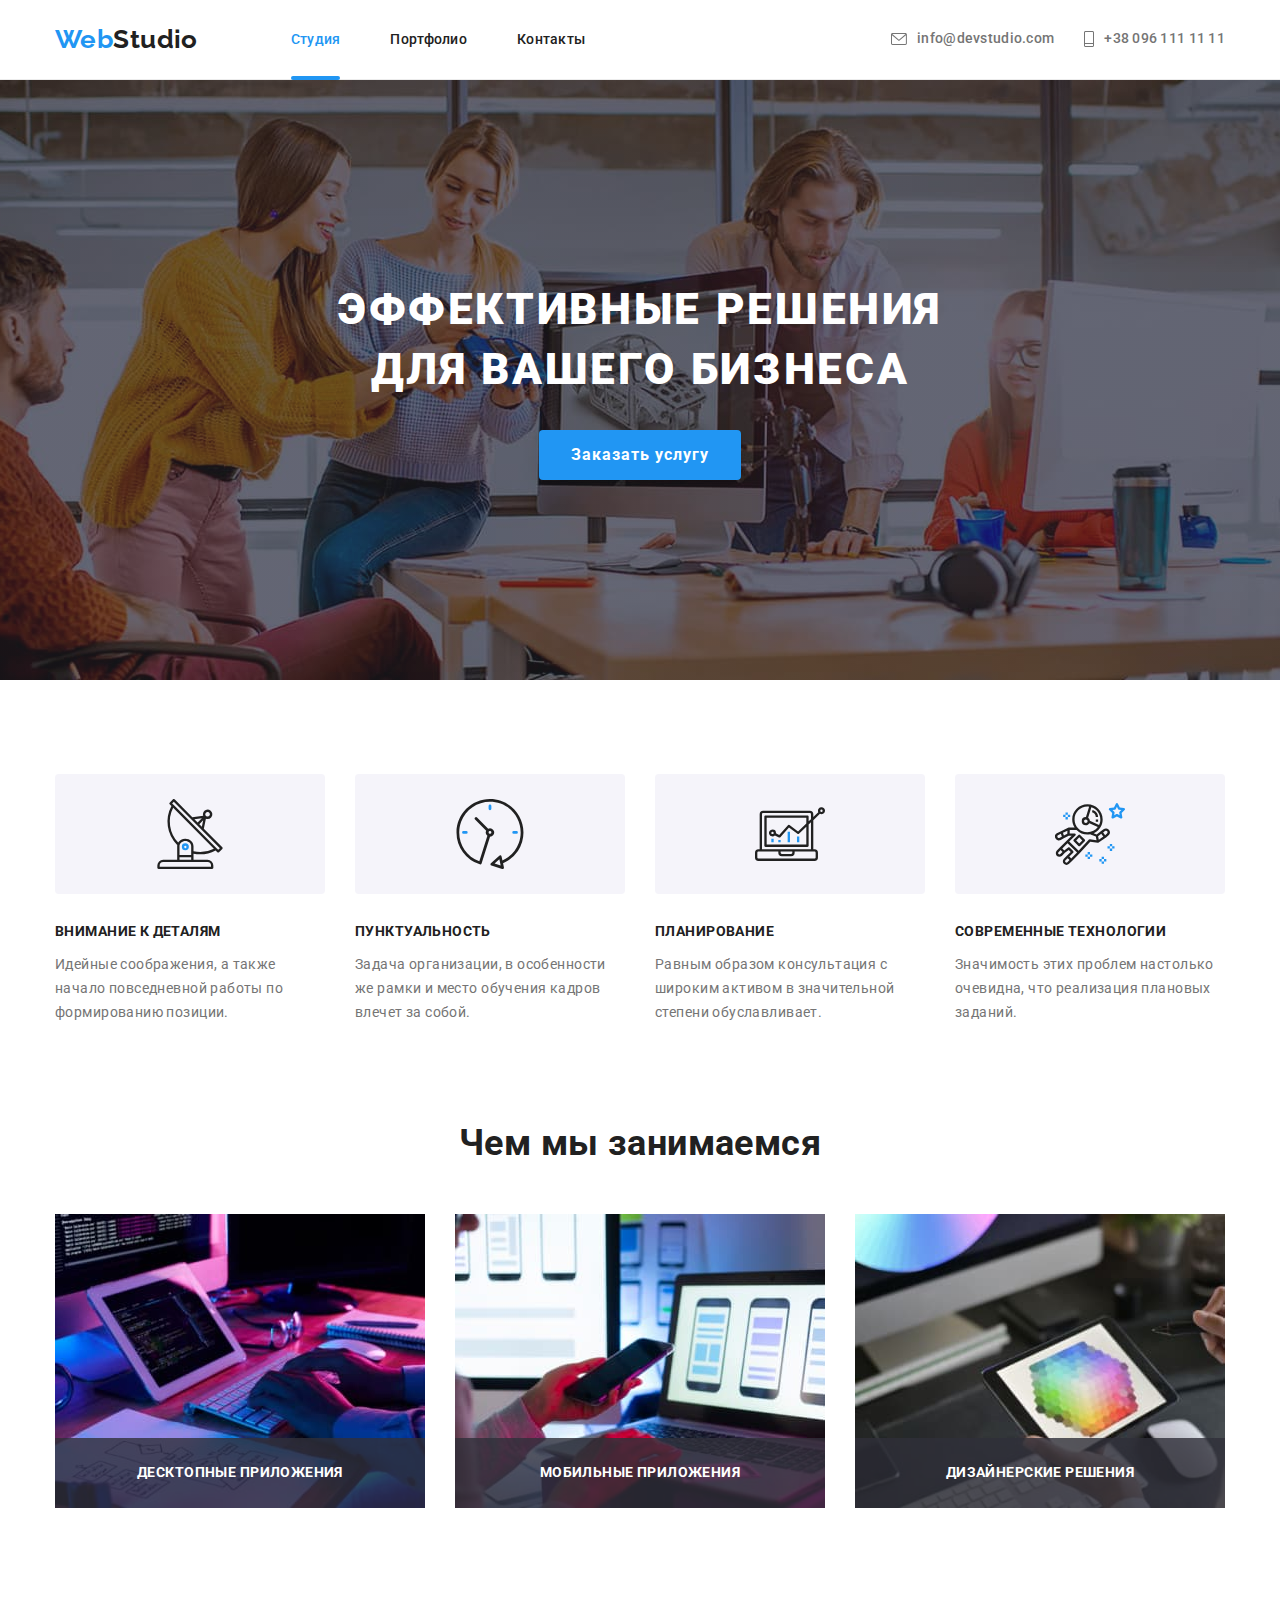
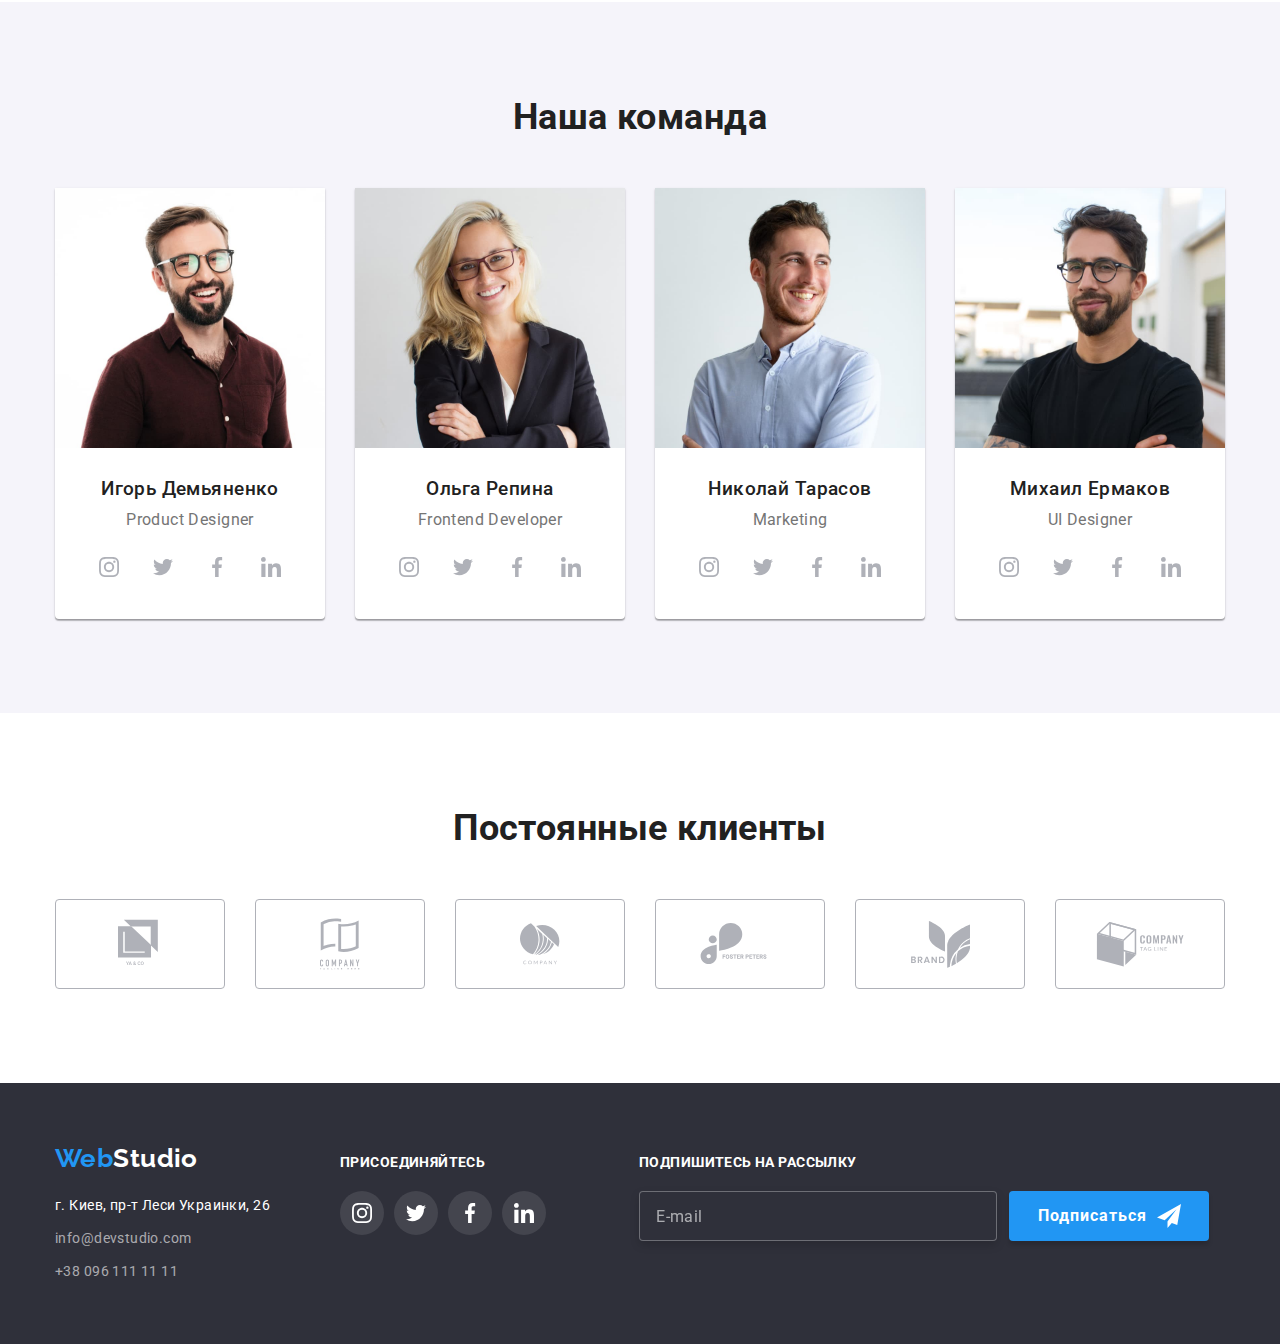
<file: index.html>
<!DOCTYPE html>
<html lang="ru">
<head>
    <meta charset="UTF-8">
    <meta name="viewport" content="width=device-width, initial-scale=1.0">
    <title>Вебстудия</title>
    <link
        href="https://fonts.googleapis.com/css2?family=Raleway:wght@700&family=Roboto:wght@400;500;700;900&display=swap"
        rel="stylesheet">
    <!-- <link rel="stylesheet" href="./CSS/normolize.css"> -->
    <link rel="stylesheet"
          href="https://cdnjs.cloudflare.com/ajax/libs/modern-normalize/1.0.0/modern-normalize.min.css">
    <link rel="stylesheet" href="./css/main.min.css">
</head>
    <body>
    <!--header-page-->
        <header class="header">
            <!--header-navigation-->
            <div class="container header-container">
                <nav class="navigation">
                    <a href="./index.html" class="logo"><span class="logo-accent">Web</span>Studio</a>
                    <ul class="site-nav list">
                        <li class="site-nav-item"><a href="./index.html" class="link menu-link current">Студия</a></li>
                        <li class="site-nav-item"><a href="./portfolio.html" target="_blank" class="link menu-link">Портфолио</a></li>
                        <li class="site-nav-item"><a href="#contacts" class="link menu-link">Контакты</a></li>
                    </ul>
                </nav>
                <!--header-contact-->
                <ul class="contact-list list">
                    <li class="item-email">
                        <a href="mailto:info@devstudio.com" class="contact-link link-email-telephon">
                            <svg class="icon-footer-header" width="16" height="12">
                                <use href="./images/sprite.svg#envelope"></use>
                            </svg>
                            <div>info@devstudio.com</div>
                        </a>
                    </li>
                    <li class="item-email">
                        <a href="tel:+380961111111" class="contact-link link-email-telephon">
                            <svg class="icon-footer-header" width="10" height="16">
                                <use href="./images/sprite.svg#vector"></use>
                            </svg>
                            <div>+38 096 111 11 11</div>
                        </a>
                    </li>
                </ul>
            </div>
        </header>
    <!-- main-content-page -->
        <main>
            <!--section1-page-hero-->
            <section class="hero overlay">
                <div class="hero-container">
                    <h1 class="hero-title">Эффективные решения для вашего бизнеса</h1>
                    <!--<a href="" class="link">Заказать услугу</a>-->
                    <button data-open-modal type="button" class="button button-form">Заказать услугу</button>
                </div>
            </section>
            <!--section2-page-feature-->
            <section class="section section-feature">
                <div class="container container-feature">
                    <h2 class="visually-hidden">Приемущества организации</h2>
                    <ul class="feature-list grid-list list">
                        <li class="feature-item icon-antenna">
                            <h3 class="feature-title">Внимание к деталям</h3>
                            <p class="feature-description">
                                Идейные соображения, а также начало
                                повседневной работы по формированию позиции.
                            </p>
                        </li>
                        <li class="feature-item icon-clock">
                            <h3 class="feature-title">Пунктуальность</h3>
                            <p class="feature-description">
                                Задача организации, в особенности же рамки
                                и место обучения кадров влечет за собой.
                            </p>
                        </li>
                        <li class="feature-item icon-diagram">
                            <h3 class="feature-title">Планирование</h3>
                            <p class="feature-description">
                                Равным образом консультация с широким активом
                                в значительной степени обуславливает.
                            </p>
                        </li>
                        <li class="feature-item icon-astronaut">
                            <h3 class="feature-title">Современные технологии</h3>
                            <p class="feature-description">
                                Значимость этих проблем настолько очевидна,
                                что реализация плановых заданий.
                            </p>
                        </li>
                    </ul>
                </div>
            </section>
            <!--section3-page-product-->
            <section class="section section-product">
                <div class="container container-product">
                    <h2 class="section-title section-title-product">Чем мы занимаемся</h2>
                    <ul class="product-list grid-list list">
                        <li class="product-item">
                            <div class="thumb">
                                <img src="./images/code.jpg" alt="Фото разработки десктопных приложений" width="370">
                                <p class="label-product">Десктопные приложения</p> 
                            </div> 
                        </li>
                        <li class="product-item">
                            <div class="thumb">
                                <img src="./images/adaptive.jpg" alt="Фото разработки мобильных приложений" width="370">
                                <p class="label-product">Мобильные приложения</p> 
                            </div>
                        </li>
                        <li class="product-item">
                            <div class="thumb">
                                <img src="./images/design.jpg" alt="Фото разработки веб дизайн сайта" width="370">
                                <p class="label-product">Дизайнерские решения</p> 
                            </div>
                        </li>
                    </ul>
                </div>
            </section>
            <!--section4-page-comand-->
            <section class="section section-comand">
                <div class="container container-comand">
                    <h2 class="section-title section-title-comand">Наша команда</h2>
                    <ul class="comand-list grid-list list">
                        <li class="comand-item">
                            <img src="./images/igor.jpg" alt="Фото Игоря Демьяненка" width="270">
                            <h3 class="title title-comand-name">Игорь Демьяненко</h3>
                            <p class="comand-position">Product Designer</p>
                            <ul class="list social-list">
                                <li class="social-item">
                                    <a href="#" class="link">
                                        <svg class="icon" width="20" height="20">
                                            <use href="./images/sprite.svg#instagram"></use>
                                        </svg>
                                    </a>
                                </li>
                                <li class="social-item">
                                    <a href="#" class="link">
                                        <svg class="icon" width="20" height="20">
                                            <use href="./images/sprite.svg#twitter"></use>
                                        </svg>
                                    </a>
                                </li>
                                <li class="social-item">
                                    <a href="#" class="link">
                                        <svg class="icon" width="20" height="20">
                                            <use href="./images/sprite.svg#facebook"></use>
                                        </svg>
                                    </a>
                                </li>
                                <li class="social-item">
                                    <a href="#" class="link">
                                        <svg class="icon" width="20" height="20">
                                            <use href="./images/sprite.svg#linkedin"></use>
                                        </svg>
                                    </a>
                                </li>
                            </ul>
                        </li>
                        <li class="comand-item">
                            <img src="./images/olga.jpg" alt="Фото Ольги Репиной" width="270">
                            <h3 class="title title-comand-name">Ольга Репина</h3>
                            <p class="comand-position">Frontend Developer</p>
                            <ul class="list social-list">
                                <li class="social-item">
                                    <a href="#" class="link">
                                        <svg class="icon" width="20" height="20">
                                            <use href="./images/sprite.svg#instagram"></use>
                                        </svg>
                                    </a>
                                </li>
                                <li class="social-item">
                                    <a href="#" class="link">
                                        <svg class="icon" width="20" height="20">
                                            <use href="./images/sprite.svg#twitter"></use>
                                        </svg>
                                    </a>
                                </li>
                                <li class="social-item">
                                    <a href="#" class="link">
                                        <svg class="icon" width="20" height="20">
                                            <use href="./images/sprite.svg#facebook"></use>
                                        </svg>
                                    </a>
                                </li>
                                <li class="social-item">
                                    <a href="#" class="link">
                                        <svg class="icon" width="20" height="20">
                                            <use href="./images/sprite.svg#linkedin"></use>
                                        </svg>
                                    </a>
                                </li>
                            </ul>
                        </li>
                        <li class="comand-item">
                            <img src="./images/nikolay.jpg" alt="Фото Николая Тарасова" width="270">
                            <h3 class="title title-comand-name">Николай Тарасов</h3>
                            <p class="comand-position">Marketing</p>
                            <ul class="list social-list">
                                <li class="social-item">
                                    <a href="#" class="link">
                                        <svg class="icon" width="20" height="20">
                                            <use href="./images/sprite.svg#instagram"></use>
                                        </svg>
                                    </a>
                                </li>
                                <li class="social-item">
                                    <a href="#" class="link">
                                        <svg class="icon" width="20" height="20">
                                            <use href="./images/sprite.svg#twitter"></use>
                                        </svg>
                                    </a>
                                </li>
                                <li class="social-item">
                                    <a href="#" class="link">
                                        <svg class="icon" width="20" height="20">
                                            <use href="./images/sprite.svg#facebook"></use>
                                        </svg>
                                    </a>
                                </li>
                                <li class="social-item">
                                    <a href="#" class="link">
                                        <svg class="icon" width="20" height="20">
                                            <use href="./images/sprite.svg#linkedin"></use>
                                        </svg>
                                    </a>
                                </li>
                            </ul>
                        </li>
                        <li class="comand-item">
                            <img src="./images/mihail.jpg" alt="Фото Михаила Ермакова" width="270">
                            <h3 class="title title-comand-name">Михаил Ермаков</h3>
                            <p class="comand-position">UI Designer</p>
                            <ul class="list social-list">
                                <li class="social-item">
                                    <a href="#" class="link">
                                        <svg class="icon" width="20" height="20">
                                            <use href="./images/sprite.svg#instagram"></use>
                                        </svg>
                                    </a>
                                </li>
                                <li class="social-item">
                                    <a href="#" class="link">
                                        <svg class="icon" width="20" height="20">
                                            <use href="./images/sprite.svg#twitter"></use>
                                        </svg>
                                    </a>
                                </li>
                                <li class="social-item">
                                    <a href="#" class="link">
                                        <svg class="icon" width="20" height="20">
                                            <use href="./images/sprite.svg#facebook"></use>
                                        </svg>
                                    </a>
                                </li>
                                <li class="social-item">
                                    <a href="#" class="link">
                                        <svg class="icon" width="20" height="20">
                                            <use href="./images/sprite.svg#linkedin"></use>
                                        </svg>
                                    </a>
                                </li>
                            </ul>
                        </li>
                    </ul>
                </div>
            </section>
            <!--section5-page-clients-->
            <section class="section section-clients">
                <div class="container container-clients">
                    <h2 class="section-title section-title-clients">Постоянные клиенты</h2>
                    <ul class="grid-list list list-clients">
                        <li class="clients-item">
                            <a href="" class="link">
                                <svg class="client-icon" width="44" height="50">
                                    <use href="./images/sprite.svg#logo-1"></use>
                                </svg>
                            </a>
                        </li>
                        <li class="clients-item">
                            <a href="" class="link">
                                <svg class="client-icon" width="40" height="52">
                                    <use href="./images/sprite.svg#logo-2"></use>
                                </svg>
                            </a>
                        </li>
                        <li class="clients-item">
                            <a href="" class="link">
                                <svg class="client-icon" width="40" height="52">
                                    <use href="./images/sprite.svg#logo-3"></use>
                                </svg>
                            </a>
                        </li>
                        <li class="clients-item">
                            <a href="" class="link">
                                <svg class="client-icon" width="80" height="42">
                                    <use href="./images/sprite.svg#logo-4"></use>
                                </svg>
                            </a>
                        </li>
                        <li class="clients-item">
                            <a href="" class="link">
                                <svg class="client-icon" width="59" height="47">
                                    <use href="./images/sprite.svg#logo-5"></use>
                                </svg>
                            </a>
                        </li>
                        <li class="clients-item">
                            <a href="" class="link">
                                <svg class="client-icon" width="89" height="45">
                                    <use href="./images/sprite.svg#logo-6"></use>
                                </svg>
                            </a>
                        </li>
                    </ul>
                </div>
            </section>
        </main>
    <!--footer-page-->
        <footer class="footer">
        <div class="container footer-сontainer">
            <div class="adress-item">
                <a href="./index.html" class="logo logo-footer"><span class="logo-accent">Web</span>Studio</a>
                <!--footer-address-->
                <address class="footer-address" id="contacts">
                    <a href="https://goo.gl/maps/9pcNpYA6Zs79VANX6" target="_blank" class="link">г. Киев, пр-т Леси
                        Украинки, 26</a>
                    <a href="mailto:info@devstudio.com" class="link-contact link">info@devstudio.com</a>
                    <a href="tel:+380961111111" class="link-contact link">+38 096 111 11 11</a>
                </address>
            </div>
            <div class="social">
                <b class="footer-title footer-title-social">присоединяйтесь</b>
                <ul class="list social-list footer-social-list">
                    <li class="social-item">
                        <a href="#" class="link social-img-white">
                            <svg class="icon-footer-header" width="20" height="20">
                                <use href="./images/sprite.svg#instagram"></use>
                            </svg>
                        </a>
                    </li>
                    <li class="social-item">
                        <a href="#" class="link social-img-white">
                            <svg class="icon-footer-header" width="20" height="20">
                                <use href="./images/sprite.svg#twitter"></use>
                            </svg>
                        </a>
                    </li>
                    <li class="social-item">
                        <a href="#" class="link social-img-white">
                            <svg class="icon-footer-header" width="20" height="20">
                                <use href="./images/sprite.svg#facebook"></use>
                            </svg>
                        </a>
                    </li>
                    <li class="social-item">
                        <a href="#" class="link social-img-white">
                            <svg class="icon-footer-header" width="20" height="20">
                                <use href="./images/sprite.svg#linkedin"></use>
                            </svg>
                        </a>
                    </li>
                </ul>
            </div>
            <div class="footer-subscription">
                <b class="footer-title footer-title-subscription">Подпишитесь на рассылку</b>
                <form  class="form-subscription" autocomplete="off" action="#">
                    <input class="field-email" type="email" name="email" placeholder="E-mail">
                    <button class="button-subscription" type="submit">Подписаться
                        <svg class="icon-subscription" width= "24" height="24">
                            <use href="./images/sprite.svg#send"></use>
                        </svg> 
                    </button>


                </form>
            </div>
        </div>
        </footer>
        <!-- modal-windows -->
        <div class="backdrop is-hidden" data-backdrop>
            <div class="modal">
                <button data-close-modal type="button" class="button-modal button">
                    <svg class="icon-close-modal" width= "11" height="11">
                        <use href="./images/sprite.svg#vector-close"></use>
                    </svg> 
                </button>
                <b class="form-title">Оставьте свои данные, мы вам перезвоним</b>
                <form class="form-modal" autocomplete="off" action="#">
                    <div class="form-field">
                        <label for="name">Имя</label>
                            <div class="position-icon">
                                <input 
                                class="input-name"
                                type="text" 
                                name="name" 
                                id="name" 
                                placeholder=" ">
                                <svg class="icon-form" width= "12" height="12">
                                    <use href="./images/sprite.svg#person"></use>
                                </svg>
                            </div>
                            
                    </div>
                    <div class="form-field">
                        <label for="telephone">Телефон</label>
                        <div class="position-icon">
                            <input 
                            class="input-name"
                            type="tel" 
                            name="telephone" 
                            id="telephone" 
                            placeholder=" ">
                            <svg class="icon-form" width= "14" height="14">
                                <use href="./images/sprite.svg#phone"></use>
                            </svg>
                        </div>
                    </div>
                    <div class="form-field">
                        <label for="email">Почта</label>
                        <div class="position-icon">
                            <input 
                            class="input-name"
                            type="email" 
                            name="email" 
                            id="email" 
                            placeholder=" "
                            autofocus>
                            <svg class="icon-form" width= "16" height="15">
                                <use href="./images/sprite.svg#envelope-black"></use>
                            </svg>  
                        </div>
                    </div>
                    <div class="form-field ">
                        <label for="comments">Коментарии</label>
                        <textarea class="comments input-name" placeholder="Введите текст" name="comments" id="comments"></textarea>
                    </div>
                    <label class="policy">
                        <input type="checkbox" name="policy" class="checkbox"/>
                        <span class="icon-policy"></span>
                        Соглашаюсь с рассылкой и принимаю &nbsp;<a class="agreement" href="#">Условия договора</a>
                        
                    </label>
                    <button type="submit" class="button button-form button-modal-form">Отправить</button>
                </form>
            </div>
          </div>
        <script>
            const refs = {
              openModalBtn: document.querySelector("[data-open-modal]"),
              closeModalBtn: document.querySelector("[data-close-modal]"),
              backdrop: document.querySelector("[data-backdrop]"),
            };
      
            refs.openModalBtn.addEventListener("click", toggleModal);
            refs.closeModalBtn.addEventListener("click", toggleModal);
      
            refs.backdrop.addEventListener("click", logBackdropClick);
      
            function toggleModal() {
              refs.backdrop.classList.toggle("is-hidden");
            }
      
            function logBackdropClick() {
              console.log("Это клик в бекдроп");
            }
          </script>
    </body>
</html>
</file>
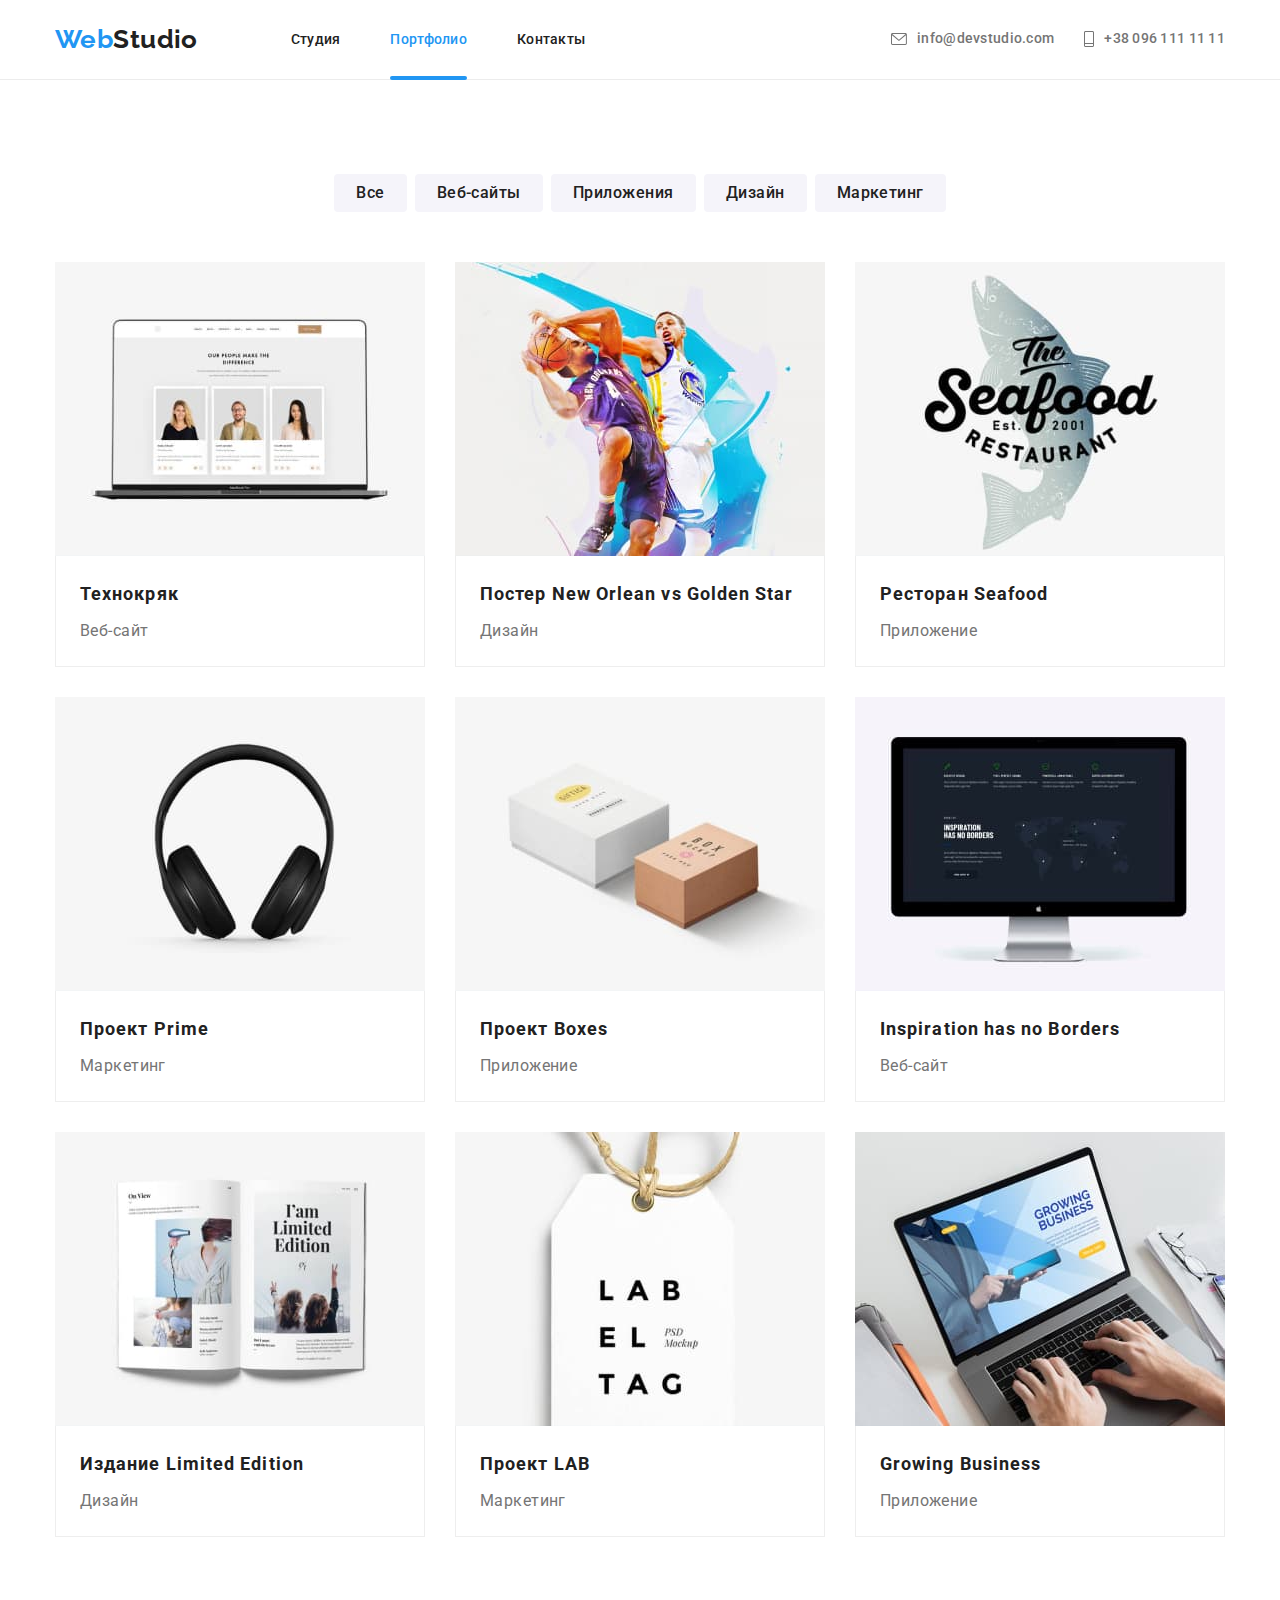
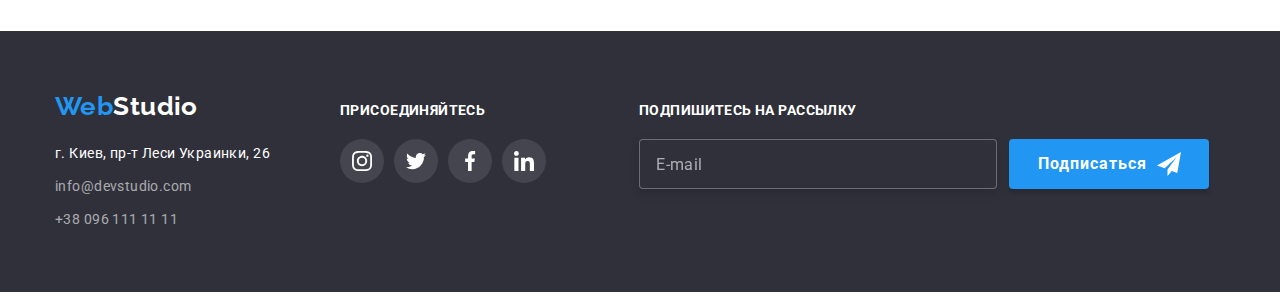
<file: portfolio.html>
<!DOCTYPE html>
<html lang="ru">
<head>
    <meta charset="UTF-8">
    <meta name="viewport" content="width=device-width, initial-scale=1.0">
    <title>Портфолио</title>
    <link href="https://fonts.googleapis.com/css2?family=Raleway:wght@700&family=Roboto:wght@400;500;700;900&display=swap" rel="stylesheet">
    <!-- <link rel="stylesheet" href="./CSS/normolize.css"> -->
    <link rel="stylesheet" href="https://cdnjs.cloudflare.com/ajax/libs/modern-normalize/1.0.0/modern-normalize.min.css">
    <link rel="stylesheet" href="./css/main.min.css">
</head>
<body>
    <!--header-page-->
    <header class="header">
        <!--header-navigation-->
        <div class="container header-container">
            <nav class="navigation">
                <a href="./index.html" class="logo"><span class="logo-accent">Web</span>Studio</a>
                <ul class="site-nav list">
                    <li class="site-nav-item"><a href="./index.html" class="link menu-link">Студия</a></li>
                    <li class="site-nav-item"><a href="./portfolio.html" target="_blank" class="link menu-link current">Портфолио</a></li>
                    <li class="site-nav-item"><a href="#contacts" class="link menu-link">Контакты</a></li>
                </ul>
            </nav>
            <!--header-contact-->
            <ul class="contact-list list">
                <li class="item-email">
                    <a href="mailto:info@devstudio.com" class="contact-link link-email-telephon">
                        <svg class="icon-footer-header" width="16" height="12">
                            <use href="./images/sprite.svg#envelope"></use>
                        </svg>
                        <div>info@devstudio.com</div>
                    </a>
                </li>
                <li class="item-email">
                    <a href="tel:+380961111111" class="contact-link link-email-telephon">
                        <svg class="icon-footer-header" width="10" height="16">
                            <use href="./images/sprite.svg#vector"></use>
                        </svg>
                        <div>+38 096 111 11 11</div>
                    </a>
                </li>
            </ul>
        </div>
    </header>
    <!--main-content-portfolio-->
    <main>
        <!--section-page-portfolio-->
        <section class="section-portfolio section">
            <div class="container container-portfolio">
                <ul class="list-button list">
                    <li class="item-botton"><button type="button" class="button">Все</button></li>
                    <li class="item-botton"><button type="button" class="button">Веб-сайты</button></li>
                    <li class="item-botton"><button type="button" class="button">Приложения</button></li>
                    <li class="item-botton"><button type="button" class="button">Дизайн</button></li>
                    <li class="item-botton"><button type="button" class="button">Маркетинг</button></li>
                </ul>  
                <h1 hidden class="portfolio-title"> Наши проекты</h1>
                <ul class="list-portfolio grid-list list">
                    <li class="item-portfolio"><a href="" class="link link-overley">
                        <div class="card-portfolio-overley">
                            <img src="./images/technocryak.jpg" alt="Скриншот веб-сайта Технокряк" width="370">
                            <p class="card-description"> Технокряк это современная площадка распространения коронавируса.
                                 Компании используют эту платформу для цифрового шпионажа и атак
                                 на защищённые сервера конкурентов.</p>
                        </div>
                        <div class="item-product">
                            <h2 class="title-portfolio">Технокряк</h2>
                            <p class="category-product">Веб-сайт</p>
                        </div>
                        </a>
                    </li>
                    <li class="item-portfolio"><a href="" class="link link-overley"> 
                        <div class="card-portfolio-overley">    
                            <img src="./images/orlean-vs-js.jpg" alt="Постер New Orlean vs Golden Star" width="370">
                            <p class="card-description"> Технокряк это современная площадка распространения коронавируса.
                                Компании используют эту платформу для цифрового шпионажа и атак
                                на защищённые сервера конкурентов.</p>
                        </div>    
                        <div class="item-product">
                            <h2 class="title-portfolio">Постер New Orlean vs Golden Star</h2>
                            <p class="category-product">Дизайн</p>
                        </div>    
                        </a>
                    </li>
                    <li class="item-portfolio"><a href="" class="link link-overley">
                        <div class="card-portfolio-overley">    
                            <img src="./images/seafood.jpg" alt="Постер приложения Ресторана Seafood" width="370">
                            <p class="card-description"> Технокряк это современная площадка распространения коронавируса.
                            Компании используют эту платформу для цифрового шпионажа и атак
                            на защищённые сервера конкурентов.</p>
                        </div>      
                        <div class="item-product">
                            <h2 class="title-portfolio">Ресторан Seafood</h2>
                            <p class="category-product">Приложение</p>
                        </div>
                        </a>    
                    </li>
                    <li class="item-portfolio"><a href="" class="link link-overley">
                        <div class="card-portfolio-overley">   
                            <img src="./images/prime.jpg" alt="Фото наушников" width="370">
                            <p class="card-description"> Технокряк это современная площадка распространения коронавируса.
                                    Компании используют эту платформу для цифрового шпионажа и атак
                                    на защищённые сервера конкурентов.</p>
                        </div>    
                        <div class="item-product">
                            <h2 class="title-portfolio">Проект Prime</h2>
                            <p class="category-product">Маркетинг</p>
                        </div>
                        </a>
                    </li>
                    <li class="item-portfolio"><a href="" class="link link-overley">
                        <div class="card-portfolio-overley">   
                            <img src="./images/boxes.jpg" alt="Фото двух коробок" width="370">
                            <p class="card-description"> Технокряк это современная площадка распространения коронавируса.
                                    Компании используют эту платформу для цифрового шпионажа и атак
                                    на защищённые сервера конкурентов.</p>
                        </div>    
                        <div class="item-product">
                            <h2 class="title-portfolio">Проект Boxes</h2>
                            <p class="category-product">Приложение</p>
                        </div>    
                        </a>    
                    </li>
                    <li class="item-portfolio"><a href="" class="link link-overley">
                        <div class="card-portfolio-overley">   
                            <img src="./images/inspiration-has-no-borders.jpg" alt="Фото манитора с сайтом Inspiration has no Borders на экране" width="370" >
                            <p class="card-description"> Технокряк это современная площадка распространения коронавируса.
                                    Компании используют эту платформу для цифрового шпионажа и атак
                                    на защищённые сервера конкурентов.</p>
                        </div>    
                        <div class="item-product">
                            <h2 class="title-portfolio">Inspiration has no Borders</h2>
                            <p class="category-product">Веб-сайт</p>
                        </div>
                        </a>
                    </li>
                    <li class="item-portfolio"><a href="" class="link link-overley">
                        <div class="card-portfolio-overley">   
                            <img src="./images/limited-edition.jpg" alt="Фото разворота журнала Limited Edition" width="370">
                            <p class="card-description"> Технокряк это современная площадка распространения коронавируса.
                                    Компании используют эту платформу для цифрового шпионажа и атак
                                    на защищённые сервера конкурентов.</p>
                        </div>    
                        <div class="item-product">
                            <h2 class="title-portfolio">Издание Limited Edition</h2>
                            <p class="category-product">Дизайн</p>
                        </div>
                        </a>
                    </li>
                    <li class="item-portfolio"><a href="" class="link link-overley">
                        <div class="card-portfolio-overley">   
                            <img src="./images/lab-project.jpg" alt="Фото белой бирки с надписью LA EL TAG" width="370">
                            <p class="card-description"> Технокряк это современная площадка распространения коронавируса.
                                    Компании используют эту платформу для цифрового шпионажа и атак
                                    на защищённые сервера конкурентов.</p>
                        </div>    
                        <div class="item-product">
                            <h2 class="title-portfolio">Проект LAB</h2>
                            <p class="category-product">Маркетинг</p>
                        </div>
                        </a>
                    </li>
                    <li class="item-portfolio"><a href="" class="link link-overley">
                        <div class="card-portfolio-overley">   
                            <img src="./images/growing-business.jpg" alt="Фото ноутбука со постером приложения Growing Business на экране" width="370">
                            <p class="card-description"> Технокряк это современная площадка распространения коронавируса.
                                    Компании используют эту платформу для цифрового шпионажа и атак
                                    на защищённые сервера конкурентов.</p>
                        </div>    
                        <div class="item-product">
                            <h2 class="title-portfolio">Growing Business</h2>
                            <p class="category-product">Приложение</p>
                        </div>
                        </a>
                    </li>
                </ul>
            </div>
        </section>
    </main>
    <!--footer-page-->
    <footer class="footer">
        <div class="container footer-сontainer">
            <div class="adress-item">
                <a href="./index.html" class="logo logo-footer"><span class="logo-accent">Web</span>Studio</a>
                <!--footer-address-->
                <address class="footer-address" id="contacts">
                    <a href="https://goo.gl/maps/9pcNpYA6Zs79VANX6" target="_blank" class="link">г. Киев, пр-т Леси
                        Украинки, 26</a>
                    <a href="mailto:info@devstudio.com" class="link-contact link">info@devstudio.com</a>
                    <a href="tel:+380961111111" class="link-contact link">+38 096 111 11 11</a>
                </address>
            </div>
            <div class="social">
                <b class="footer-title footer-title-social">присоединяйтесь</b>
                <ul class="list social-list footer-social-list">
                    <li class="social-item">
                        <a href="#" class="link social-img-white">
                            <svg class="icon-footer-header" width="20" height="20">
                                <use href="./images/sprite.svg#instagram"></use>
                            </svg>
                        </a>
                    </li>
                    <li class="social-item">
                        <a href="#" class="link social-img-white">
                            <svg class="icon-footer-header" width="20" height="20">
                                <use href="./images/sprite.svg#twitter"></use>
                            </svg>
                        </a>
                    </li>
                    <li class="social-item">
                        <a href="#" class="link social-img-white">
                            <svg class="icon-footer-header" width="20" height="20">
                                <use href="./images/sprite.svg#facebook"></use>
                            </svg>
                        </a>
                    </li>
                    <li class="social-item">
                        <a href="#" class="link social-img-white">
                            <svg class="icon-footer-header" width="20" height="20">
                                <use href="./images/sprite.svg#linkedin"></use>
                            </svg>
                        </a>
                    </li>
                </ul>
            </div>
            <div class="footer-subscription">
                <b class="footer-title footer-title-subscription">Подпишитесь на рассылку</b>
                <form  class="form-subscription" autocomplete="off" action="#">
                    <input class="field-email" type="email" name="email" placeholder="E-mail">
                    <button class="button-subscription" type="submit">Подписаться
                        <svg class="icon-subscription" width= "24" height="24">
                            <use href="./images/sprite.svg#send"></use>
                        </svg> 
                    </button>


                </form>
            </div>
        </div>
        </footer>
</body>
</html>
</file>
<file: css/main.min.css>
.section-feature,.section-product,.section-comand,.section-clients,.section-portfolio{padding-top:94px;padding-bottom:94px}.site-nav,.contact-list,.feature-list,.product-list,.comand-list,.social-list,.container-clients .list-clients,.list-button,.list-portfolio{padding:0;margin:0;list-style:none}.section-feature h2,.portfolio-title{position:absolute !important;clip:rect(1px 1px 1px 1px);clip:rect(1px, 1px, 1px, 1px);padding:0 !important;border:0 !important;height:1px !important;width:1px !important;overflow:hidden}.header-container,.section-feature .container-feature,.container-product,.container-comand,.container-clients,.footer-сontainer,.container-portfolio{width:1200px;padding-left:15px;padding-right:15px;margin:0 auto}.button-form,.list-button .button,.button-modal{border-radius:4px;display:inline-block;margin:0;padding:0;box-shadow:none;cursor:pointer;border:none}.feature-list,.product-list,.comand-list,.container-clients .list-clients,.list-portfolio{display:flex;flex-wrap:wrap;margin-left:-30px}.header .logo,.logo-footer{color:#212121;font-family:Raleway, sans-serif;font-size:26px;font-weight:700;line-height:1.19;text-decoration:none}.overlay{text-align:center;background-color:#2f303a}.container-product .section-title-product,.container-comand .section-title-comand,.container-clients .section-title-clients{color:#212121;font-weight:700;font-size:36px;line-height:1.17;text-align:center;margin-bottom:50px}.social .footer-title-social,.footer-subscription .footer-title-subscription{display:block;text-transform:uppercase;color:#fff;line-height:1.14;margin-bottom:20px}html{box-sizing:border-box}*,*::before,*::after{box-sizing:inherit}img{display:block;max-width:100%;height:auto}h1,h2,h3,p{margin-top:0}body{background-color:#fff;color:#757575;font-family:Roboto, sans-serif;font-weight:400;letter-spacing:0.03em;font-size:14px;line-height:1.71}.header{padding-top:24px;padding-bottom:24px;border-bottom:1px solid #ececec}.header-container{display:flex;justify-content:flex-end;align-items:center}.header .logo{margin-right:93px}.logo-accent{color:#2196f3}.navigation{display:flex;align-items:center;margin-right:auto}.site-nav{display:inline-flex}.site-nav-item{position:relative}.site-nav-item:not(:last-child){margin-right:50px}.menu-link{color:#212121;font-weight:500;line-height:1.14;text-decoration:none;letter-spacing:0.02em;transition:250ms cubic-bezier(0.4, 0, 0.2, 1)}.menu-link.current{color:#2196f3}.menu-link:hover,.menu-link:focus{color:#2196f3}.current::after{content:"";display:block;width:100%;height:4px;position:absolute;bottom:-28.5px;background-color:#2196f3;border-radius:2px}.contact-list{display:inline-flex}.item-email{display:flex}.item-email:not(:last-child){margin-right:30px}.link-email-telephon{display:flex;align-items:center;justify-content:center}.link-email-telephon .icon-footer-header{margin-right:10px}.contact-link{color:#757575;font-weight:500;line-height:1.14;text-decoration:none;letter-spacing:0.02em;transition:250ms cubic-bezier(0.4, 0, 0.2, 1)}.contact-link:hover,.contact-link:focus{color:#2196f3}.icon-footer-header{fill:currentColor}.overlay{max-width:1600px;height:600px;margin-left:auto;margin-right:auto;background:#c4c4c4;background-image:linear-gradient(rgba(47,48,58,0.4), rgba(47,48,58,0.4)),url("../images/Hero-img.jpg");background-repeat:no-repeat;background-position:center;background-size:cover}.hero-container{display:inline-block;padding-top:200px;padding-bottom:200px;width:700px}.hero-title{color:#fff;font-weight:900;font-size:44px;line-height:1.36;letter-spacing:0.06em;text-transform:uppercase;display:block;margin-bottom:30px}.button-form{background-color:#2196f3;color:#fff;font-weight:700;font-size:16px;line-height:1.87;text-align:center;letter-spacing:0.06em;text-decoration:none;padding:10px 32px;min-width:136px;box-shadow:0px 4px 4px rgba(0,0,0,0.15);transition:250ms cubic-bezier(0.4, 0, 0.2, 1)}.button-form:hover,.button-form:focus{background:#fff;color:#2196f3}.section-feature{padding-bottom:0}.feature-list .feature-title{color:#212121;font-weight:700;font-size:14px;line-height:1.14;letter-spacing:0.03em;text-transform:uppercase;margin-bottom:10px}.feature-list .feature-description{margin-bottom:0;padding-block-start:3px;padding-block-end:3px}.feature-item{margin-left:30px;flex-basis:calc(100% / 4 - 30px)}.feature-item::before{display:block;content:'';height:120px;background-size:70px;background-repeat:no-repeat;background-position:center;background-color:#f5f4fa;border-radius:4px;margin-bottom:30px}.icon-antenna::before{background-image:url(../images/antenna.svg)}.icon-clock::before{background-image:url(../images/clock.svg)}.icon-diagram::before{background-image:url(../images/diagram.svg)}.icon-astronaut::before{background-image:url(../images/astronaut.svg)}.product-item{margin-left:30px;flex-basis:calc(100% / 3 - 30px)}.thumb{position:relative;z-index:-1}.thumb>.label-product{position:absolute;bottom:0;margin-bottom:0;width:100%;height:70px;text-align:center;background-color:rgba(47,48,58,0.8);text-transform:uppercase;font-weight:700;padding-top:27px;line-height:1.14;color:#fff}.section-comand{background-color:#f5f4fa}.comand-list .comand-item{background-color:#fff;font-size:16px;line-height:1.19}.comand-list .title-comand-name{color:#212121;font-weight:500;margin-top:30px;margin-bottom:10px}.comand-item{text-align:center;box-shadow:0px 1px 3px rgba(0,0,0,0.12),0px 1px 1px rgba(0,0,0,0.14),0px 2px 1px rgba(0,0,0,0.2);border-radius:0px 0px 4px 4px;margin-left:30px;flex-basis:calc(100% / 4 - 30px)}.comand-item .comand-position{margin-bottom:16px}.social-list{display:flex;flex-wrap:wrap;width:206px;margin-left:auto;margin-right:auto;padding-bottom:30px}.social-item:not(:last-child){margin-right:10px}.social-item .link{display:flex;justify-content:center;align-items:center;height:44px;width:44px;color:#afb1b8;border-radius:50%;transition:250ms cubic-bezier(0.4, 0, 0.2, 1)}.social-item .link:hover,.social-item .link:focus{background-color:#2196f3;color:#fff}.icon{fill:currentColor}.clients-item{margin-left:30px;flex-basis:calc(100% / 6 - 30px)}.clients-item .link{display:flex;justify-content:center;align-items:center;height:90px;width:170px;color:#afb1b8;border:1px solid #afb1b8;border-radius:4px;transition:250ms cubic-bezier(0.4, 0, 0.2, 1)}.clients-item .link:hover,.clients-item .link:focus{border-color:#2196f3;color:#2196f3}.client-icon{fill:currentColor}.footer{background-color:#2f303a;padding-top:60px;padding-bottom:60px}.footer-сontainer{display:flex;align-items:baseline}.logo-footer{display:inline-block;color:#fff;margin-bottom:20px}.footer-address{display:flex;flex-direction:column;font-style:normal}.footer-address .link{color:#fff;text-decoration:none;margin-bottom:9px;width:max-content}.link-contact.link{color:rgba(255,255,255,0.6);transition:250ms cubic-bezier(0.4, 0, 0.2, 1)}.link-contact.link:last-child{margin-bottom:0px}.link-contact.link:hover,.link-contact.link:focus{color:#2196f3}.social{margin-left:70px}.social .footer-social-listl{padding-bottom:0px}.link.social-img-white{background-color:rgba(255,255,255,0.1);color:#fff;transition:250ms cubic-bezier(0.4, 0, 0.2, 1)}.link.social-img-white:focus,.link.social-img-white:hover{background-color:#2196f3}.icon-footer-header{fill:currentColor}.footer-subscription{margin-left:93px}.form-subscription{display:flex}.field-email{width:358px;height:50px;margin:0;display:flex;border:1px solid rgba(255,255,255,0.3);filter:drop-shadow(0px 4px 4px rgba(0,0,0,0.15));border-radius:4px;background-color:#2F303A;font-size:16px;line-height:1.25;padding-left:16px;padding-right:0;letter-spacing:0.03em;color:rgba(255,255,255,0.6);transition:250ms cubic-bezier(0.4, 0, 0.2, 1)}.field-email::placeholder{color:rgba(255,255,255,0.6)}.button-subscription{width:200px;height:50px;margin-left:12px;padding:0;display:flex;align-items:center;padding-left:29px;border:none;background:#2196f3;box-shadow:0px 4px 4px rgba(0,0,0,0.15);border-radius:4px;cursor:pointer;color:#fff;font-weight:700;font-size:16px;line-height:1.86;letter-spacing:0.06em;transition:250ms cubic-bezier(0.4, 0, 0.2, 1)}.button-subscription:hover,.button-subscription:focus{background:#fff;color:#2196f3}.icon-subscription{margin-left:10px;fill:currentColor}.item-botton{margin-right:8px}.item-botton:last-child{margin-right:0}.list-button{display:flex;justify-content:center;margin-bottom:50px}.list-button .button{background-color:#f5f4fa;color:#212121;font-weight:500;font-size:16px;line-height:1.63;letter-spacing:0.03em;padding:6px 22px;border-color:#f5f4fa;transition:250ms cubic-bezier(0.4, 0, 0.2, 1)}.list-button .button:hover,.list-button .button:focus{background-color:#2196f3;color:#fff;border-color:#2196f3;box-shadow:0px 3px 1px rgba(0,0,0,0.1),0px 1px 2px rgba(0,0,0,0.08),0px 2px 2px rgba(0,0,0,0.12)}.list-portfolio{margin-top:-30px}.list-portfolio .link{display:block;text-decoration:none}.item-portfolio{margin-left:30px;margin-top:30px;flex-basis:calc(100% / 3 - 30px);background-color:#fff}.item-portfolio .link{transition:250ms cubic-bezier(0.4, 0, 0.2, 1)}.item-portfolio .link:hover,.item-portfolio .link:focus{box-shadow:0px 1px 1px rgba(0,0,0,0.12),0px 4px 4px rgba(0,0,0,0.06),1px 4px 6px rgba(0,0,0,0.16)}.item-product{padding:20px 24px;border-bottom:1px solid #eeeeee;border-left:1px solid #eeeeee;border-right:1px solid #eeeeee}.title-portfolio{color:#212121;font-weight:700;font-size:18px;line-height:2;text-decoration:none;letter-spacing:0.06em;margin-bottom:4px}.category-product{color:#757575;font-size:16px;line-height:1.88;margin-bottom:0}.card-portfolio-overley{position:relative;overflow:hidden}.card-description{position:absolute;top:0;left:0;width:100%;height:100%;background:rgba(33,150,243,0.9);color:#fff;padding:63px 24px;margin:0;font-size:18px;line-height:1.56;transform:translatey(100%);transition:transform 250ms cubic-bezier(0.4, 0, 0.2, 1)}.link-overley:hover .card-description,.link-overley:focus .card-description{transform:translatey(0)}.backdrop{position:fixed;top:0;left:0;width:100%;height:100%;background:rgba(0,0,0,0.2);opacity:1;transition:all 250ms cubic-bezier(0.4, 0, 0.2, 1)}.backdrop.is-hidden{opacity:0;pointer-events:none}.backdrop.is-hidden .modal{transform:translate(-50%, -50%) scale(1.5);transition:transform 250ms cubic-bezier(0.4, 0, 0.2, 1)}.modal{position:absolute;top:50%;left:50%;transform:translate(-50%, -50%) scale(1);z-index:2;min-height:581px;min-width:528px;background-color:#fff;border-radius:4px;box-shadow:0px 1px 3px rgba(0,0,0,0.12),0px 1px 1px rgba(0,0,0,0.14),0px 2px 1px rgba(0,0,0,0.2)}.button-modal{position:absolute;display:flex;justify-content:center;align-items:center;top:8px;right:8px;width:30px;height:30px;border-radius:50%;border:1px solid rgba(0,0,0,0.1);background-color:#fff;transition:250ms cubic-bezier(0.4, 0, 0.2, 1)}.button-modal:hover,.button-modal:focus{color:#2196f3}.icon-close-modal{fill:currentColor}.backdrop{position:fixed;top:0;left:0;width:100%;height:100%;background:rgba(0,0,0,0.2);opacity:1;transition:all 250ms cubic-bezier(0.4, 0, 0.2, 1)}.backdrop.is-hidden{opacity:0;pointer-events:none}.backdrop.is-hidden .modal{transform:translate(-50%, -50%) scale(1.5);transition:transform 250ms cubic-bezier(0.4, 0, 0.2, 1)}.modal{position:absolute;top:50%;left:50%;transform:translate(-50%, -50%) scale(1);z-index:2;min-height:581px;min-width:528px;background-color:#fff;border-radius:4px;box-shadow:0px 1px 3px rgba(0,0,0,0.12),0px 1px 1px rgba(0,0,0,0.14),0px 2px 1px rgba(0,0,0,0.2)}.button-modal{position:absolute;display:flex;justify-content:center;align-items:center;top:8px;right:8px;width:30px;height:30px;border-radius:50%;border:1px solid rgba(0,0,0,0.1);background-color:#fff;transition:250ms cubic-bezier(0.4, 0, 0.2, 1)}.button-modal:hover,.button-modal:focus{color:#2196f3}.icon-close-modal{fill:currentColor}.form-title{display:block;margin-top:40px;text-align:center;margin-bottom:12px;font-weight:700;font-size:20px;line-height:1.15;color:#212121}.position-icon{position:relative;display:flex;flex-direction:column}.form-field{display:flex;flex-direction:column;margin-left:40px;margin-right:40px}.form-field:nth-child(-n+3){margin-bottom:10px}.form-field label{margin-bottom:4px;font-size:12px;line-height:1.17;letter-spacing:0.01em}.input-name{height:40px;border:1px solid rgba(33,33,33,0.2);border-radius:4px;padding-left:45px;cursor:pointer;transition:250ms cubic-bezier(0.4, 0, 0.2, 1)}.input-name:focus,.input-name:hover{border-color:#2196f3}.input-name:focus{outline:none}.icon-form{position:absolute;top:50%;left:14px;transform:translateY(-50%);transition:250ms cubic-bezier(0.4, 0, 0.2, 1)}.input-name:focus+.icon-form,.input-name:hover+.icon-form{fill:#2196f3}.comments{padding:12px 16px;line-height:1.14;letter-spacing:0.01em}.comments::placeholder{color:rgba(117,117,117,0.5);line-height:1.14;letter-spacing:0.01em}.comments.input-name{height:120px;resize:none}.button-modal-form{display:block;margin-top:30px;margin-right:auto;margin-left:auto;width:200px;height:50px;border-radius:4px;padding:10px 55px;border:1px solid #2196f3;transition:250ms cubic-bezier(0.4, 0, 0.2, 1)}.button-modal-form:hover,.button-modal-form:focus{border:1px solid #2196f3}.policy{display:flex;align-items:center;justify-content:center;margin-top:20px}.icon-policy{display:inline-block;min-width:16px;height:15px;margin-right:8px;border:2px solid #000000;border-radius:2px}.checkbox{position:absolute;width:1px;height:1px;margin:-1px;border:0;padding:0;clip:rect(0 0 0 0);overflow:hidden}.checkbox:checked+.icon-policy{border-color:transparent;background-color:#2196f3;background-image:url("../images/icon-check.svg");background-size:contain;background-origin:border-box}.checkbox:focus+.icon-policy{border:2px solid #2196f3;border-radius:2px;transition:250ms cubic-bezier(0.4, 0, 0.2, 1)}.agreement{color:#2196f3}
/*# sourceMappingURL=main.min.css.map */
</file>
